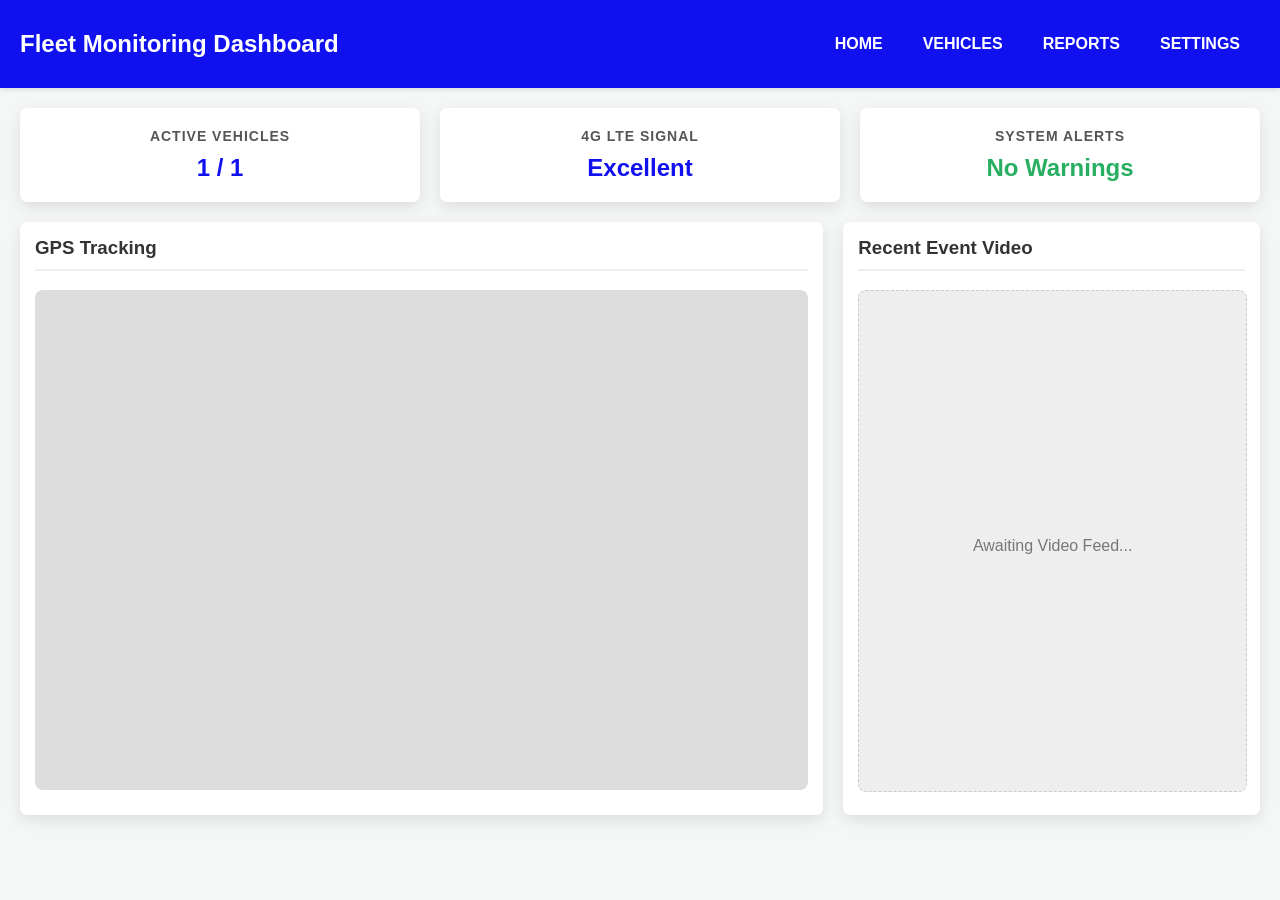
<file: index.html>
<!doctype html>
<html lang="en">
  <head>
    <title>BATRSACO Fleet Dashboard</title>
    <meta charset="UTF-8" />
    <link rel="stylesheet" href="styles.css" />
  </head>

  <body class="mainBody">
    <div class="naviBar">
      <h2>Fleet Monitoring Dashboard</h2>
      <div class="navbutton">
        <a href="#">HOME</a>
        <a href="vehicle.html">VEHICLES</a>
        <a href="reports.html">REPORTS</a>
        <a href="settings.html">SETTINGS</a>
      </div>
    </div>

    <div class="status-cards-container">
      <div class="status-card">
        <h4>Active Vehicles</h4>
        <p class="card-value">1 / 1</p>
      </div>
      <div class="status-card">
        <h4>4G LTE Signal</h4>
        <p class="card-value">Excellent</p>
      </div>
      <div class="status-card">
        <h4>System Alerts</h4>
        <p class="card-value alert">No Warnings</p>
      </div>
    </div>

    <div class="dashboard-content">
      <div class="Randombackforgps">
        <h3>GPS Tracking</h3>
        <div class="gpsTracking">
          <iframe
            src="https://maps.google.com/maps?q=Lipa%20City,%20Batangas,%20Philippines&t=&z=13&ie=UTF8&iwloc=&output=embed"
            title="Lipa City GPS Map"
          >
          </iframe>
        </div>
      </div>

      <div class="captureVideo">
        <h3>Recent Event Video</h3>
        <div class="capturedEvent">
          <p style="text-align: center; padding-top: 230px; color: #777">
            Awaiting Video Feed...
          </p>
        </div>
      </div>
    </div>
  </body>
</html>
</file>
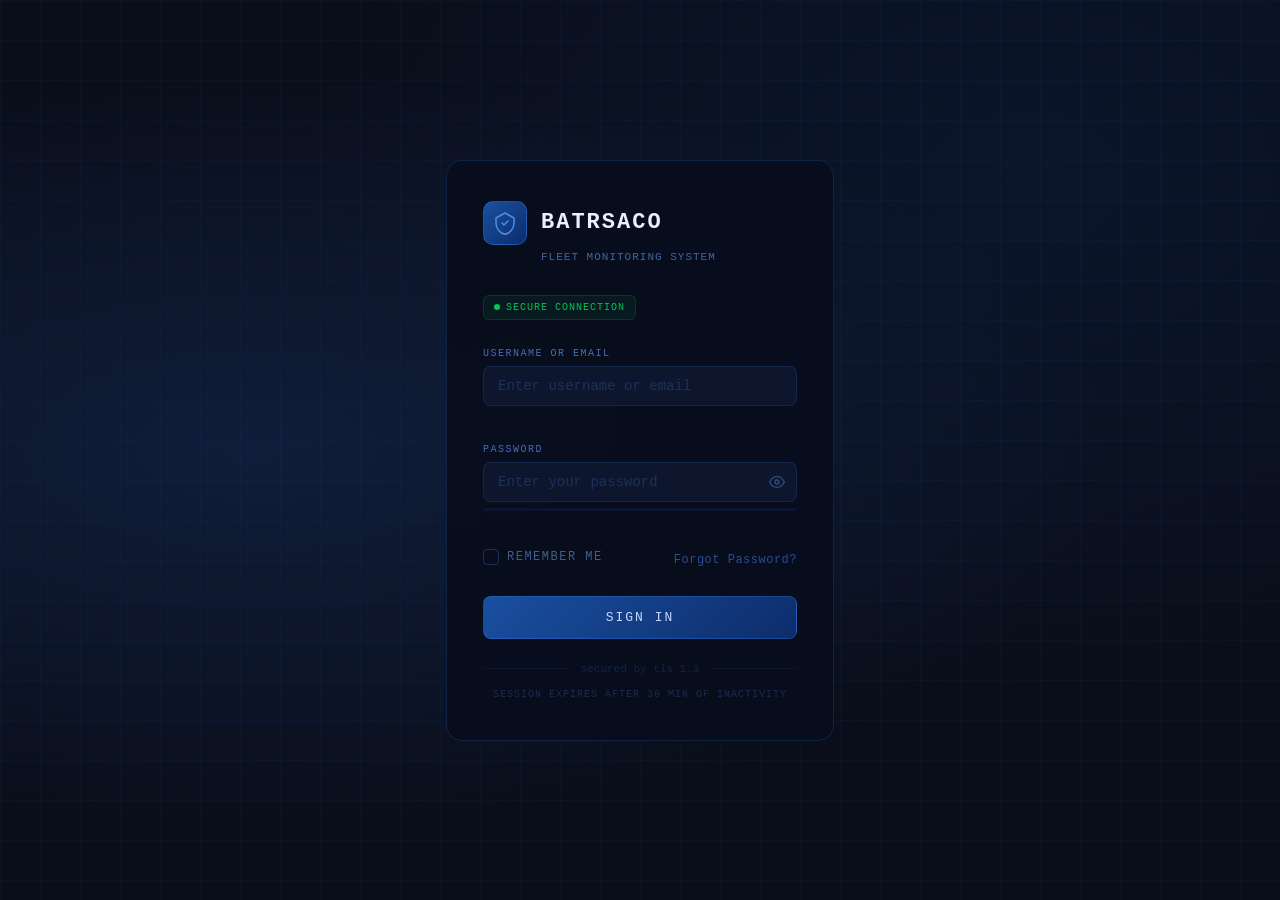
<file: login.html>
<!DOCTYPE html>
<html lang="en">
<head>
  <meta charset="UTF-8" />
  <meta name="viewport" content="width=device-width, initial-scale=1.0" />
  <title>Login - BATRSACO Fleet Dashboard</title>
  <style>
    *{box-sizing:border-box;margin:0;padding:0}
    body{min-height:100vh;background:#0a0e1a;display:flex;align-items:center;justify-content:center;font-family:'Courier New',monospace;overflow:hidden}
    .bg{position:fixed;inset:0;background:radial-gradient(ellipse at 20% 50%,rgba(20,40,80,0.6) 0%,transparent 60%),radial-gradient(ellipse at 80% 20%,rgba(10,30,60,0.5) 0%,transparent 50%),#0a0e1a;z-index:0}
    .grid{position:fixed;inset:0;background-image:linear-gradient(rgba(30,80,160,0.07) 1px,transparent 1px),linear-gradient(90deg,rgba(30,80,160,0.07) 1px,transparent 1px);background-size:40px 40px;z-index:1;animation:gridShift 20s linear infinite}
    @keyframes gridShift{from{transform:translateY(0)}to{transform:translateY(40px)}}
    .wrap{position:relative;z-index:10;width:420px;padding:16px}
    .card{background:rgba(8,14,28,0.92);border:1px solid rgba(40,100,200,0.25);border-radius:16px;padding:40px 36px;backdrop-filter:blur(20px)}
    .logo-row{display:flex;align-items:center;gap:14px;margin-bottom:6px}
    .logo-icon{width:44px;height:44px;background:linear-gradient(135deg,#1a4fa0,#0d2d6b);border:1px solid rgba(60,140,255,0.3);border-radius:10px;display:flex;align-items:center;justify-content:center}
    .logo-icon svg{width:24px;height:24px}
    .brand{font-size:22px;font-weight:700;color:#e8f0ff;letter-spacing:2px}
    .tagline{font-size:11px;color:rgba(100,160,255,0.6);letter-spacing:1px;margin-bottom:32px;margin-left:58px;text-transform:uppercase}
    .security-badge{display:flex;align-items:center;gap:6px;background:rgba(0,180,80,0.08);border:1px solid rgba(0,180,80,0.2);border-radius:6px;padding:6px 10px;margin-bottom:28px;width:fit-content}
    .badge-dot{width:6px;height:6px;border-radius:50%;background:#00c853;animation:pulse 2s ease infinite}
    @keyframes pulse{0%,100%{opacity:1;transform:scale(1)}50%{opacity:.5;transform:scale(0.8)}}
    .badge-text{font-size:10px;color:#00c853;letter-spacing:1px;text-transform:uppercase}
    label{display:block;font-size:10px;color:rgba(100,150,255,0.7);letter-spacing:1.5px;text-transform:uppercase;margin-bottom:7px}
    .field{margin-bottom:18px}
    .input-wrap{position:relative}
    input[type=text],input[type=password]{width:100%;background:rgba(15,25,50,0.8);border:1px solid rgba(40,100,200,0.2);border-radius:8px;padding:11px 40px 11px 14px;color:#c8d8ff;font-size:14px;font-family:inherit;outline:none;transition:border .2s,box-shadow .2s}
    input:focus{border-color:rgba(60,140,255,0.5);box-shadow:0 0 0 3px rgba(40,100,200,0.1)}
    input::placeholder{color:rgba(60,100,180,0.35)}
    .eye-btn{position:absolute;right:12px;top:50%;transform:translateY(-50%);background:none;border:none;cursor:pointer;color:rgba(80,130,220,0.5);padding:0;display:flex;align-items:center;transition:color .2s}
    .eye-btn:hover{color:rgba(100,160,255,0.8)}
    .strength-bar{height:3px;background:rgba(40,100,200,0.1);border-radius:2px;margin-top:6px;overflow:hidden}
    .strength-fill{height:100%;border-radius:2px;transition:width .3s,background .3s;width:0}
    .row{display:flex;justify-content:space-between;align-items:center;margin-bottom:24px}
    .remember{display:flex;align-items:center;gap:8px;cursor:pointer;font-size:12px;color:rgba(100,150,220,0.6)}
    .remember input{display:none}
    .check-box{width:16px;height:16px;border:1px solid rgba(60,130,255,0.3);border-radius:4px;display:flex;align-items:center;justify-content:center;transition:all .2s;flex-shrink:0}
    .remember input:checked ~ .check-box{background:rgba(40,100,220,0.4);border-color:rgba(80,150,255,0.6)}
    .check-mark{display:none;width:10px;height:10px}
    .remember input:checked ~ .check-box .check-mark{display:block}
    .forgot{font-size:12px;color:rgba(80,140,255,0.5);text-decoration:none;letter-spacing:.5px;transition:color .2s}
    .forgot:hover{color:rgba(100,170,255,0.8)}
    .submit-btn{width:100%;padding:13px;background:linear-gradient(135deg,#1a4fa0,#0d2d6b);border:1px solid rgba(60,140,255,0.25);border-radius:8px;color:#c8d8ff;font-size:13px;font-family:inherit;letter-spacing:2px;text-transform:uppercase;cursor:pointer;transition:all .2s;position:relative;overflow:hidden}
    .submit-btn:hover{background:linear-gradient(135deg,#2060c0,#1040a0);box-shadow:0 4px 20px rgba(30,80,200,0.3)}
    .submit-btn:active{transform:scale(0.99)}
    .submit-btn:disabled{opacity:.5;cursor:not-allowed}
    .err-msg{font-size:11px;color:#ff6b6b;margin-top:4px;min-height:16px;letter-spacing:.5px}
    .lockout-banner{background:rgba(255,50,50,0.08);border:1px solid rgba(255,80,80,0.2);border-radius:8px;padding:10px 14px;margin-bottom:16px;font-size:11px;color:#ff8888;letter-spacing:.5px;display:none}
    .attempts-left{font-size:10px;color:rgba(255,140,60,0.6);text-align:right;margin-top:4px;letter-spacing:.5px}
    .divider{display:flex;align-items:center;gap:12px;margin:24px 0 0;color:rgba(50,90,170,0.3);font-size:11px}
    .divider::before,.divider::after{content:'';flex:1;height:1px;background:rgba(40,80,160,0.15)}
    .footer-note{text-align:center;font-size:10px;color:rgba(60,100,180,0.35);letter-spacing:1px;margin-top:14px;text-transform:uppercase}
    .spinner{display:none;width:16px;height:16px;border:2px solid rgba(200,220,255,0.2);border-top-color:#8ab4ff;border-radius:50%;animation:spin .6s linear infinite;margin:0 auto}
    @keyframes spin{to{transform:rotate(360deg)}}
  </style>
</head>
<body>

<div class="bg"></div>
<div class="grid"></div>

<div class="wrap">
  <div class="card">
    <div class="logo-row">
      <div class="logo-icon">
        <svg viewBox="0 0 24 24" fill="none" xmlns="http://www.w3.org/2000/svg">
          <path d="M12 2L3 7v5c0 5.25 3.75 10.15 9 11.35C17.25 22.15 21 17.25 21 12V7L12 2z" stroke="#4a90e2" stroke-width="1.5" stroke-linejoin="round"/>
          <path d="M9 12l2 2 4-4" stroke="#4a90e2" stroke-width="1.5" stroke-linecap="round" stroke-linejoin="round"/>
        </svg>
      </div>
      <div class="brand">BATRSACO</div>
    </div>
    <div class="tagline">Fleet Monitoring System</div>

    <div class="security-badge">
      <div class="badge-dot"></div>
      <span class="badge-text">Secure Connection</span>
    </div>

    <div class="lockout-banner" id="lockoutBanner">Account temporarily locked. Too many failed attempts.</div>

    <div class="field">
      <label for="username">Username or Email</label>
      <div class="input-wrap">
        <input type="text" id="username" name="username" placeholder="Enter username or email"
          autocomplete="username" maxlength="128" spellcheck="false" autocapitalize="off"/>
      </div>
      <div class="err-msg" id="usernameErr"></div>
    </div>

    <div class="field">
      <label for="password">Password</label>
      <div class="input-wrap">
        <input type="password" id="password" name="password" placeholder="Enter your password"
          autocomplete="current-password" maxlength="128"/>
        <button class="eye-btn" id="eyeBtn" type="button" aria-label="Toggle password visibility">
          <svg id="eyeIcon" width="16" height="16" viewBox="0 0 24 24" fill="none" stroke="currentColor" stroke-width="2" stroke-linecap="round" stroke-linejoin="round">
            <path d="M1 12s4-8 11-8 11 8 11 8-4 8-11 8-11-8-11-8z"/><circle cx="12" cy="12" r="3"/>
          </svg>
        </button>
      </div>
      <div class="strength-bar"><div class="strength-fill" id="strengthFill"></div></div>
      <div class="err-msg" id="passwordErr"></div>
    </div>

    <div class="row">
      <label class="remember">
        <input type="checkbox" id="remember">
        <span class="check-box">
          <svg class="check-mark" viewBox="0 0 10 10" fill="none" stroke="#8ab4ff" stroke-width="2" stroke-linecap="round">
            <polyline points="1.5,5 4,7.5 8.5,2.5"/>
          </svg>
        </span>
        Remember me
      </label>
      <a href="#" class="forgot" id="forgotLink">Forgot Password?</a>
    </div>

    <div class="attempts-left" id="attemptsLeft"></div>

    <button class="submit-btn" id="loginBtn" type="button">
      <span id="btnText">Sign In</span>
      <div class="spinner" id="spinner"></div>
    </button>

    <div class="divider">secured by tls 1.3</div>
    <div class="footer-note" id="sessionNote">Session expires after 30 min of inactivity</div>
  </div>
</div>

<script>
  const MAX_ATTEMPTS = 5;
  const LOCKOUT_DURATION = 15 * 60 * 1000;
  const LOCKOUT_KEY = 'batrsaco_lockout';
  const ATTEMPTS_KEY = 'batrsaco_attempts';

  let attempts = parseInt(sessionStorage.getItem(ATTEMPTS_KEY) || '0');
  let eyeVisible = false;

  const usernameInput = document.getElementById('username');
  const passwordInput = document.getElementById('password');
  const loginBtn = document.getElementById('loginBtn');
  const btnText = document.getElementById('btnText');
  const spinner = document.getElementById('spinner');
  const usernameErr = document.getElementById('usernameErr');
  const passwordErr = document.getElementById('passwordErr');
  const attemptsLeft = document.getElementById('attemptsLeft');
  const lockoutBanner = document.getElementById('lockoutBanner');
  const eyeBtn = document.getElementById('eyeBtn');
  const eyeIcon = document.getElementById('eyeIcon');

  function isLockedOut() {
    const lockoutUntil = sessionStorage.getItem(LOCKOUT_KEY);
    if (!lockoutUntil) return false;
    if (Date.now() < parseInt(lockoutUntil)) return true;
    sessionStorage.removeItem(LOCKOUT_KEY);
    sessionStorage.setItem(ATTEMPTS_KEY, '0');
    attempts = 0;
    return false;
  }

  function checkLockout() {
    if (isLockedOut()) {
      lockoutBanner.style.display = 'block';
      loginBtn.disabled = true;
      usernameInput.disabled = true;
      passwordInput.disabled = true;
      const remaining = Math.ceil((parseInt(sessionStorage.getItem(LOCKOUT_KEY)) - Date.now()) / 60000);
      lockoutBanner.textContent = `Account locked. Try again in ${remaining} minute${remaining !== 1 ? 's' : ''}.`;
      attemptsLeft.textContent = '';
    }
  }

  function sanitize(str) {
    return str.replace(/[<>"'&]/g, '');
  }

  function validateUsername(val) {
    val = val.trim();
    if (!val) return 'Username or email is required.';
    if (val.length < 3) return 'Must be at least 3 characters.';
    if (val.length > 128) return 'Too long.';
    if (/[<>"']/.test(val)) return 'Invalid characters.';
    return '';
  }

  function validatePassword(val) {
    if (!val) return 'Password is required.';
    if (val.length < 8) return 'Must be at least 8 characters.';
    return '';
  }

  function getStrength(pw) {
    let s = 0;
    if (pw.length >= 8) s++;
    if (pw.length >= 12) s++;
    if (/[A-Z]/.test(pw) && /[a-z]/.test(pw)) s++;
    if (/[0-9]/.test(pw)) s++;
    if (/[^A-Za-z0-9]/.test(pw)) s++;
    return s;
  }

  passwordInput.addEventListener('input', () => {
    const pw = passwordInput.value;
    const s = getStrength(pw);
    const fill = document.getElementById('strengthFill');
    const colors = ['','#e53935','#fb8c00','#fdd835','#43a047','#00c853'];
    const widths = [0, 20, 40, 60, 80, 100];
    fill.style.width = pw ? widths[Math.min(s,5)] + '%' : '0';
    fill.style.background = pw ? colors[Math.min(s,5)] : '';
    if (passwordErr.textContent) {
      passwordErr.textContent = validatePassword(pw);
    }
  });

  usernameInput.addEventListener('input', () => {
    if (usernameErr.textContent) {
      usernameErr.textContent = validateUsername(usernameInput.value);
    }
  });

  eyeBtn.addEventListener('click', () => {
    eyeVisible = !eyeVisible;
    passwordInput.type = eyeVisible ? 'text' : 'password';
    eyeIcon.innerHTML = eyeVisible
      ? '<path d="M17.94 17.94A10.07 10.07 0 0 1 12 20c-7 0-11-8-11-8a18.45 18.45 0 0 1 5.06-5.94"/><path d="M9.9 4.24A9.12 9.12 0 0 1 12 4c7 0 11 8 11 8a18.5 18.5 0 0 1-2.16 3.19"/><line x1="1" y1="1" x2="23" y2="23"/>'
      : '<path d="M1 12s4-8 11-8 11 8 11 8-4 8-11 8-11-8-11-8z"/><circle cx="12" cy="12" r="3"/>';
  });

  [usernameInput, passwordInput].forEach(inp => {
    inp.addEventListener('paste', () => {
      setTimeout(() => { inp.value = sanitize(inp.value); }, 0);
    });
  });

  loginBtn.addEventListener('click', async () => {
    if (isLockedOut()) { checkLockout(); return; }

    const uVal = usernameInput.value.trim();
    const pVal = passwordInput.value;

    const uErr = validateUsername(uVal);
    const pErr = validatePassword(pVal);
    usernameErr.textContent = uErr;
    passwordErr.textContent = pErr;
    if (uErr || pErr) return;

    btnText.style.display = 'none';
    spinner.style.display = 'block';
    loginBtn.disabled = true;

                                      // Replace this block with your actual backend auth fetch() call
    await new Promise(r => setTimeout(r, 1200));
    const success = uVal.toLowerCase() === 'admin' && pVal === 'Fleet@2024!';

    btnText.style.display = 'block';
    spinner.style.display = 'none';
    loginBtn.disabled = false;

    if (success) {
      sessionStorage.setItem(ATTEMPTS_KEY, '0');
      attempts = 0;
      attemptsLeft.textContent = '';
      btnText.textContent = 'Access Granted';
      loginBtn.style.background = 'linear-gradient(135deg,#0a5c30,#063d20)';
      loginBtn.style.borderColor = 'rgba(0,200,100,0.3)';
      document.getElementById('sessionNote').textContent = 'Redirecting to dashboard...';
      window.location.href = 'index.html'; // Uncomment to redirect
    } else {
      attempts++;
      sessionStorage.setItem(ATTEMPTS_KEY, String(attempts));
      const remaining = MAX_ATTEMPTS - attempts;
      if (attempts >= MAX_ATTEMPTS) {
        sessionStorage.setItem(LOCKOUT_KEY, String(Date.now() + LOCKOUT_DURATION));
        checkLockout();
      } else {
        passwordErr.textContent = 'Invalid username or password.';
        attemptsLeft.textContent = `${remaining} attempt${remaining !== 1 ? 's' : ''} remaining before lockout`;
        passwordInput.value = '';
        passwordInput.focus();
        document.getElementById('strengthFill').style.width = '0';
      }
    }
  });

  document.addEventListener('keydown', (e) => {
    if (e.key === 'Enter') loginBtn.click();
  });

  checkLockout();
</script>
</body>
</html>
</file>
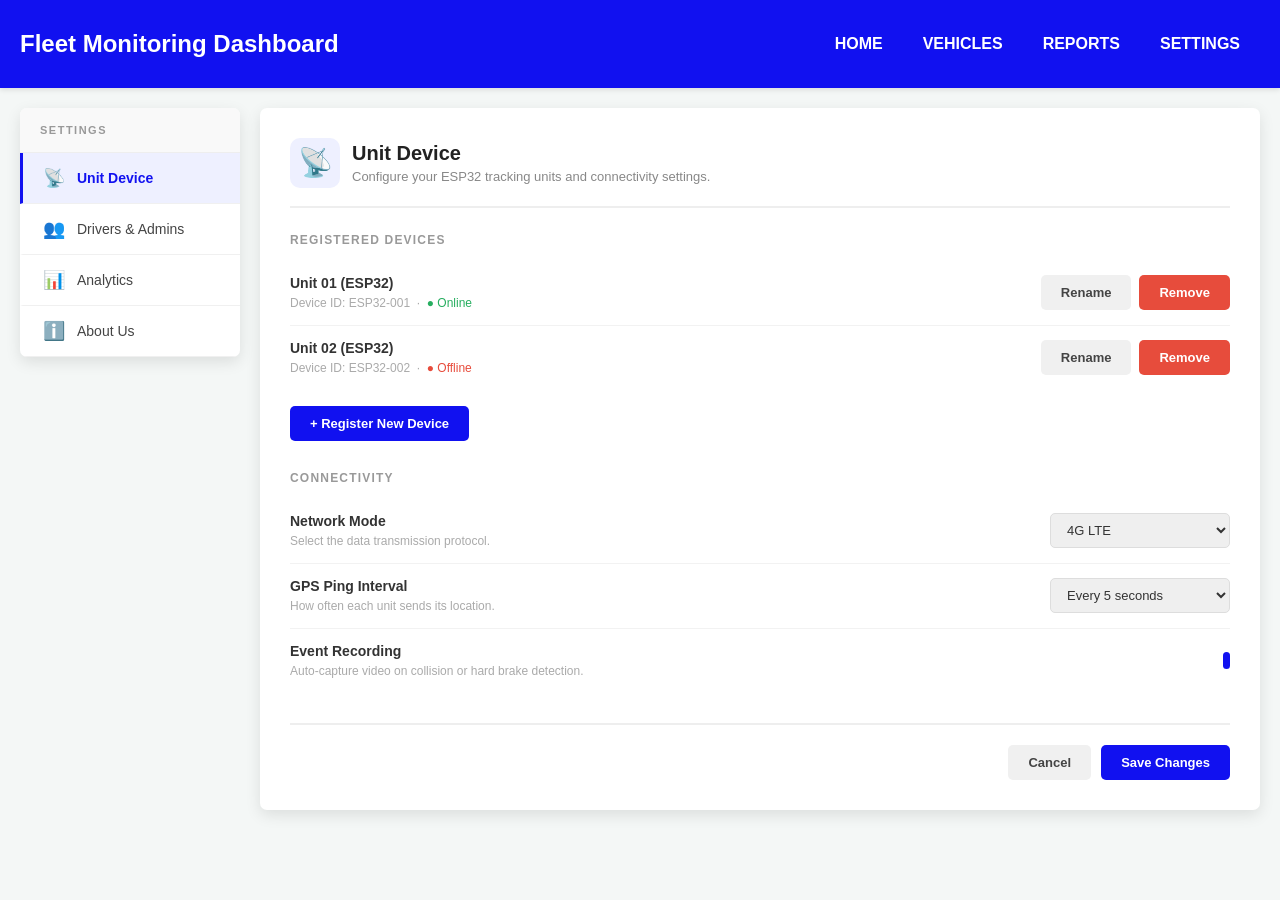
<file: settings.html>
<!doctype html>
<html lang="en">
  <head>
    <title>BATRSACO Settings</title>
    <meta charset="UTF-8" />
    <link rel="stylesheet" href="styles.css" />
    
  </head>

  <body class="mainBody">
    <div class="naviBar">
      <h2>Fleet Monitoring Dashboard</h2>
      <div class="navbutton">
        <a href="index.html">HOME</a>
        <a href="vehicle.html">VEHICLES</a>
        <a href="reports.html">REPORTS</a>
        <a href="settings.html" class="active">SETTINGS</a>
      </div>
    </div>

    <div class="dashboard-content settings-layout">
      <div class="settings-wrapper">

        <!-- Sidebar -->
        <div class="settings-sidebar">
          <h4>Settings</h4>
          <div class="settings-nav-item active" onclick="showPanel('unit-device')">
            <span class="nav-icon">📡</span> Unit Device
          </div>
          <div class="settings-nav-item" onclick="showPanel('drivers-admins')">
            <span class="nav-icon">👥</span> Drivers &amp; Admins
          </div>
          <div class="settings-nav-item" onclick="showPanel('analytics')">
            <span class="nav-icon">📊</span> Analytics
          </div>
          <div class="settings-nav-item" onclick="showPanel('about-us')">
            <span class="nav-icon">ℹ️</span> About Us
          </div>
        </div>

        <!-- Main Content -->
        <div class="settings-main">

          <!-- Unit Device Panel -->
          <div id="panel-unit-device" class="settings-panel active">
            <div class="settings-panel-header">
              <div class="panel-icon">📡</div>
              <div>
                <h2>Unit Device</h2>
                <p>Configure your ESP32 tracking units and connectivity settings.</p>
              </div>
            </div>

            <div class="settings-section">
              <h4>Registered Devices</h4>
              <div id="devices-list"></div>
              <div style="margin-top:16px;">
                <button class="btn-primary" onclick="openRegisterModal()">+ Register New Device</button>
              </div>
            </div>

            <!-- Register New Device Modal -->
            <div id="register-modal" style="display:none; position:fixed; inset:0; background:rgba(0,0,0,0.45); z-index:1000; align-items:center; justify-content:center;">
              <div style="background:white; border-radius:10px; padding:30px; width:360px; box-shadow:0 10px 40px rgba(0,0,0,0.2);">
                <h3 style="margin:0 0 18px; font-size:17px; color:#222;">Register New Device</h3>
                <div style="margin-bottom:14px;">
                  <label style="font-size:12px; color:#888; text-transform:uppercase; letter-spacing:1px; display:block; margin-bottom:6px;">Unit Name</label>
                  <input id="new-unit-name" class="settings-input" style="width:100%; box-sizing:border-box;" placeholder="e.g. Unit 03" />
                </div>
                <div style="margin-bottom:14px;">
                  <label style="font-size:12px; color:#888; text-transform:uppercase; letter-spacing:1px; display:block; margin-bottom:6px;">Device ID</label>
                  <input id="new-device-id" class="settings-input" style="width:100%; box-sizing:border-box;" placeholder="e.g. ESP32-003" />
                </div>
                <div id="register-error" style="color:#e74c3c; font-size:13px; margin-bottom:12px; display:none;"></div>
                <div style="display:flex; gap:10px; justify-content:flex-end;">
                  <button class="btn-secondary" onclick="closeRegisterModal()">Cancel</button>
                  <button class="btn-primary" onclick="registerDevice()">Register</button>
                </div>
              </div>
            </div>

            <!-- Rename Modal -->
            <div id="rename-modal" style="display:none; position:fixed; inset:0; background:rgba(0,0,0,0.45); z-index:1000; align-items:center; justify-content:center;">
              <div style="background:white; border-radius:10px; padding:30px; width:320px; box-shadow:0 10px 40px rgba(0,0,0,0.2);">
                <h3 style="margin:0 0 18px; font-size:17px; color:#222;">Rename Unit</h3>
                <input id="rename-input" class="settings-input" style="width:100%; box-sizing:border-box;" placeholder="New unit name" />
                <input type="hidden" id="rename-index" />
                <div style="display:flex; gap:10px; justify-content:flex-end; margin-top:18px;">
                  <button class="btn-secondary" onclick="closeRenameModal()">Cancel</button>
                  <button class="btn-primary" onclick="confirmRename()">Save</button>
                </div>
              </div>
            </div>

            <div class="settings-section">
              <h4>Connectivity</h4>
              <div class="form-row">
                <div class="form-row-label">
                  <strong>Network Mode</strong>
                  <span>Select the data transmission protocol.</span>
                </div>
                <div class="form-row-control">
                  <select class="settings-input">
                    <option>4G LTE</option>
                    <option>Wi-Fi</option>
                    <option>LoRa</option>
                  </select>
                </div>
              </div>
              <div class="form-row">
                <div class="form-row-label">
                  <strong>GPS Ping Interval</strong>
                  <span>How often each unit sends its location.</span>
                </div>
                <div class="form-row-control">
                  <select class="settings-input">
                    <option>Every 5 seconds</option>
                    <option>Every 10 seconds</option>
                    <option>Every 30 seconds</option>
                    <option>Every 1 minute</option>
                  </select>
                </div>
              </div>
              <div class="form-row">
                <div class="form-row-label">
                  <strong>Event Recording</strong>
                  <span>Auto-capture video on collision or hard brake detection.</span>
                </div>
                <div class="form-row-control">
                  <label class="toggle-switch">
                    <input type="checkbox" checked />
                    <span class="toggle-slider"></span>
                  </label>
                </div>
              </div>
            </div>

            <div class="save-bar">
              <button class="btn-secondary">Cancel</button>
              <button class="btn-primary">Save Changes</button>
            </div>
          </div>

          <!-- Drivers & Admins Panel -->
          <div id="panel-drivers-admins" class="settings-panel">
            <div class="settings-panel-header">
              <div class="panel-icon">👥</div>
              <div>
                <h2>Drivers, Conductors &amp; Admins</h2>
                <p>Register and manage personnel. Assign drivers and conductors to units.</p>
              </div>
            </div>

            <!-- Filter tabs -->
            <div style="display:flex; gap:8px; margin-bottom:20px;">
              <button class="role-filter-btn active" onclick="filterPersonnel('all', this)">All</button>
              <button class="role-filter-btn" onclick="filterPersonnel('Admin', this)">Admins</button>
              <button class="role-filter-btn" onclick="filterPersonnel('Driver', this)">Drivers</button>
              <button class="role-filter-btn" onclick="filterPersonnel('Conductor', this)">Conductors</button>
            </div>

            <div class="settings-section">
              <table class="user-table">
                <thead>
                  <tr>
                    <th>Name</th>
                    <th>Role</th>
                    <th>Assigned Unit</th>
                    <th>Actions</th>
                  </tr>
                </thead>
                <tbody id="personnel-tbody"></tbody>
              </table>
              <div style="margin-top:16px;">
                <button class="btn-primary" onclick="openPersonnelModal()">+ Add Personnel</button>
              </div>
            </div>
          </div>

          <!-- Add / Edit Personnel Modal -->
          <div id="personnel-modal" style="display:none; position:fixed; inset:0; background:rgba(0,0,0,0.45); z-index:1000; align-items:center; justify-content:center;">
            <div style="background:white; border-radius:10px; padding:30px; width:380px; box-shadow:0 10px 40px rgba(0,0,0,0.2);">
              <h3 id="personnel-modal-title" style="margin:0 0 20px; font-size:17px; color:#222;">Add Personnel</h3>

              <div style="margin-bottom:14px;">
                <label style="font-size:12px; color:#888; text-transform:uppercase; letter-spacing:1px; display:block; margin-bottom:6px;">Full Name</label>
                <input id="p-name" class="settings-input" style="width:100%; box-sizing:border-box;" placeholder="e.g. Juan Dela Cruz" />
              </div>

              <div style="margin-bottom:14px;">
                <label style="font-size:12px; color:#888; text-transform:uppercase; letter-spacing:1px; display:block; margin-bottom:6px;">Role</label>
                <select id="p-role" class="settings-input" style="width:100%; box-sizing:border-box;" onchange="toggleUnitSelect()">
                  <option value="Driver">Driver</option>
                  <option value="Conductor">Conductor</option>
                  <option value="Admin">Admin</option>
                </select>
              </div>

              <div id="p-unit-wrapper" style="margin-bottom:20px;">
                <label style="font-size:12px; color:#888; text-transform:uppercase; letter-spacing:1px; display:block; margin-bottom:6px;">Assigned Unit</label>
                <select id="p-unit" class="settings-input" style="width:100%; box-sizing:border-box;">
                  <option value="">— Unassigned —</option>
                </select>
              </div>

              <div id="personnel-error" style="color:#e74c3c; font-size:13px; margin-bottom:12px; display:none;"></div>
              <input type="hidden" id="p-edit-index" value="" />

              <div style="display:flex; gap:10px; justify-content:flex-end;">
                <button class="btn-secondary" onclick="closePersonnelModal()">Cancel</button>
                <button class="btn-primary" onclick="savePersonnelForm()">Save</button>
              </div>
            </div>
          </div>

          <!-- Analytics Panel -->
          <div id="panel-analytics" class="settings-panel">
            <div class="settings-panel-header">
              <div class="panel-icon">📊</div>
              <div>
                <h2>Analytics</h2>
                <p>Fleet performance overview and data preferences.</p>
              </div>
            </div>

            <div class="settings-section">
              <h4>This Month's Summary</h4>
              <div class="analytics-grid">
                <div class="analytics-card">
                  <span class="big-num">1,284</span>
                  <span class="metric-label">Total KM Logged</span>
                </div>
                <div class="analytics-card">
                  <span class="big-num">3</span>
                  <span class="metric-label">Events Recorded</span>
                </div>
                <div class="analytics-card">
                  <span class="big-num">98%</span>
                  <span class="metric-label">Uptime (Unit 01)</span>
                </div>
              </div>
            </div>

            <div class="settings-section">
              <h4>Weekly Activity (KM)</h4>
              <div class="bar-chart">
                <div class="bar-group">
                  <div class="bar" style="height:55%;"></div>
                  <span class="bar-label">Mon</span>
                </div>
                <div class="bar-group">
                  <div class="bar" style="height:80%;"></div>
                  <span class="bar-label">Tue</span>
                </div>
                <div class="bar-group">
                  <div class="bar" style="height:40%;"></div>
                  <span class="bar-label">Wed</span>
                </div>
                <div class="bar-group">
                  <div class="bar" style="height:90%;"></div>
                  <span class="bar-label">Thu</span>
                </div>
                <div class="bar-group">
                  <div class="bar" style="height:65%;"></div>
                  <span class="bar-label">Fri</span>
                </div>
                <div class="bar-group">
                  <div class="bar" style="height:30%; opacity:0.4;"></div>
                  <span class="bar-label">Sat</span>
                </div>
                <div class="bar-group">
                  <div class="bar" style="height:10%; opacity:0.4;"></div>
                  <span class="bar-label">Sun</span>
                </div>
              </div>
            </div>

            <div class="settings-section">
              <h4>Data Preferences</h4>
              <div class="form-row">
                <div class="form-row-label">
                  <strong>Data Retention Period</strong>
                  <span>How long to keep logs and event recordings.</span>
                </div>
                <div class="form-row-control">
                  <select class="settings-input">
                    <option>30 Days</option>
                    <option>60 Days</option>
                    <option>90 Days</option>
                    <option>1 Year</option>
                  </select>
                </div>
              </div>
              <div class="form-row">
                <div class="form-row-label">
                  <strong>Auto-Export Reports</strong>
                  <span>Schedule automatic monthly CSV exports.</span>
                </div>
                <div class="form-row-control">
                  <label class="toggle-switch">
                    <input type="checkbox" />
                    <span class="toggle-slider"></span>
                  </label>
                </div>
              </div>
            </div>

            <div class="save-bar">
              <button class="btn-secondary">Cancel</button>
              <button class="btn-primary">Save Changes</button>
            </div>
          </div>

          <!-- About Us Panel -->
          <div id="panel-about-us" class="settings-panel">
            <div class="settings-panel-header">
              <div class="panel-icon">ℹ️</div>
              <div>
                <h2>About Us</h2>
                <p>System information and project details.</p>
              </div>
            </div>

            <div class="about-logo-banner">
              <h1>BATRSACO</h1>
              <p>Batangas Fleet Monitoring & Safety System</p>
              <span class="version-tag" style="color:white; background:rgba(255,255,255,0.2);">v1.0.0</span>
            </div>

            <div class="about-info-grid">
              <div class="about-info-card">
                <h5>System Name</h5>
                <p>BATRSACO Fleet Dashboard</p>
              </div>
              <div class="about-info-card">
                <h5>Version</h5>
                <p>1.0.0 (Build 2025)</p>
              </div>
              <div class="about-info-card">
                <h5>Hardware</h5>
                <p>ESP32 Microcontroller Units</p>
              </div>
              <div class="about-info-card">
                <h5>Connectivity</h5>
                <p>4G LTE / Wi-Fi / GPS</p>
              </div>
              <div class="about-info-card">
                <h5>Location</h5>
                <p>Lipa City, Batangas, Philippines</p>
              </div>
              <div class="about-info-card">
                <h5>Purpose</h5>
                <p>Real-time Fleet Tracking & Event Logging</p>
              </div>
            </div>

            <div style="margin-top: 24px; padding: 20px; background:#f8f9ff; border-radius:8px; border:1px solid #e8eaff;">
              <h4 style="margin:0 0 8px; font-size:13px; color:#555;">About This Project</h4>
              <p style="margin:0; font-size:14px; color:#666; line-height:1.7;">
                BATRSACO is a capstone-level fleet monitoring system designed to provide real-time GPS tracking,
                4G LTE connectivity, and event-based video capture for commercial vehicles operating in
                Batangas province. Built around the ESP32 platform, the system aims to improve driver
                safety, fleet accountability, and operational transparency.
              </p>
            </div>
          </div>

        </div>
      </div>
    </div>

    <script>
      // ── Panel navigation ──────────────────────────────────────────
      function showPanel(panelId) {
        document.querySelectorAll('.settings-panel').forEach(p => p.classList.remove('active'));
        document.querySelectorAll('.settings-nav-item').forEach(n => n.classList.remove('active'));
        document.getElementById('panel-' + panelId).classList.add('active');
        event.currentTarget.classList.add('active');
      }

      // ── Shared helpers ────────────────────────────────────────────
      function escHtml(str) {
        return String(str).replace(/&/g,"&amp;").replace(/</g,"&lt;").replace(/>/g,"&gt;").replace(/"/g,"&quot;");
      }

      function showToast(msg, color) {
        const t = document.createElement("div");
        t.textContent = msg;
        t.style.cssText = `position:fixed;bottom:24px;right:24px;background:${color||"#222"};color:#fff;padding:12px 20px;border-radius:8px;font-size:14px;z-index:9999;box-shadow:0 4px 12px rgba(0,0,0,0.3);opacity:0;transition:opacity 0.3s;`;
        document.body.appendChild(t);
        requestAnimationFrame(() => t.style.opacity = "1");
        setTimeout(() => { t.style.opacity = "0"; setTimeout(() => t.remove(), 300); }, 2500);
      }

      // ── UNITS storage ─────────────────────────────────────────────
      const UNITS_KEY = "batrasco_units";

      function loadUnits() {
        try { return JSON.parse(localStorage.getItem(UNITS_KEY)) || getDefaultUnits(); }
        catch { return getDefaultUnits(); }
      }
      function saveUnits(u) { localStorage.setItem(UNITS_KEY, JSON.stringify(u)); }
      function getDefaultUnits() {
        return [
          { name: "Unit 01", deviceId: "ESP32-001", status: "Online"  },
          { name: "Unit 02", deviceId: "ESP32-002", status: "Offline" }
        ];
      }

      // ── Render registered devices ─────────────────────────────────
      function renderDevices() {
        const units = loadUnits();
        const list = document.getElementById("devices-list");
        if (!list) return;
        if (units.length === 0) {
          list.innerHTML = '<p style="color:#aaa;font-size:14px;padding:10px 0;">No devices registered yet.</p>';
          return;
        }
        list.innerHTML = units.map((u, i) => {
          const dot = u.status === "Online"
            ? '<span style="color:#27ae60;">● Online</span>'
            : '<span style="color:#e74c3c;">● Offline</span>';
          return `<div class="form-row">
            <div class="form-row-label">
              <strong>${escHtml(u.name)} (ESP32)</strong>
              <span>Device ID: ${escHtml(u.deviceId)} &nbsp;·&nbsp; ${dot}</span>
            </div>
            <div class="form-row-control" style="display:flex;gap:8px;">
              <button class="btn-secondary" onclick="openRenameModal(${i})">Rename</button>
              <button class="btn-danger" onclick="removeDevice(${i})">Remove</button>
            </div>
          </div>`;
        }).join("");
      }

      // ── Register device modal ─────────────────────────────────────
      function openRegisterModal() {
        document.getElementById("new-unit-name").value = "";
        document.getElementById("new-device-id").value = "";
        document.getElementById("register-error").style.display = "none";
        document.getElementById("register-modal").style.display = "flex";
      }
      function closeRegisterModal() {
        document.getElementById("register-modal").style.display = "none";
      }
      function registerDevice() {
        const name     = document.getElementById("new-unit-name").value.trim();
        const deviceId = document.getElementById("new-device-id").value.trim();
        const errEl    = document.getElementById("register-error");
        if (!name || !deviceId) {
          errEl.textContent = "Unit Name and Device ID are required.";
          errEl.style.display = "block"; return;
        }
        const units = loadUnits();
        if (units.some(u => u.name.toLowerCase() === name.toLowerCase())) {
          errEl.textContent = "A unit with that name already exists.";
          errEl.style.display = "block"; return;
        }
        units.push({ name, deviceId, status: "Offline" });
        saveUnits(units);
        closeRegisterModal();
        renderDevices();
        showToast(`"${name}" registered successfully.`, "#27ae60");
      }

      // ── Remove device ─────────────────────────────────────────────
      function removeDevice(index) {
        const units = loadUnits();
        const unit = units[index];
        if (!confirm(`Remove "${unit.name}" from the fleet? This cannot be undone.`)) return;
        units.splice(index, 1);
        saveUnits(units);
        renderDevices();
        showToast(`"${unit.name}" removed.`, "#e74c3c");
      }

      // ── Rename device modal ───────────────────────────────────────
      function openRenameModal(index) {
        const units = loadUnits();
        document.getElementById("rename-input").value = units[index].name;
        document.getElementById("rename-index").value = index;
        document.getElementById("rename-modal").style.display = "flex";
      }
      function closeRenameModal() {
        document.getElementById("rename-modal").style.display = "none";
      }
      function confirmRename() {
        const index   = parseInt(document.getElementById("rename-index").value);
        const newName = document.getElementById("rename-input").value.trim();
        if (!newName) return;
        const units = loadUnits();
        units[index].name = newName;
        saveUnits(units);
        closeRenameModal();
        renderDevices();
        showToast(`Renamed to "${newName}".`, "#1111f0");
      }

      // ── PERSONNEL storage ─────────────────────────────────────────
      const PERSONNEL_KEY = "batrasco_personnel";

      function loadPersonnel() {
        try { return JSON.parse(localStorage.getItem(PERSONNEL_KEY)) || []; }
        catch { return []; }
      }
      function savePersonnel(p) { localStorage.setItem(PERSONNEL_KEY, JSON.stringify(p)); }

      // ── Render personnel table ────────────────────────────────────
      let currentFilter = "all";

      function filterPersonnel(role, btn) {
        currentFilter = role;
        document.querySelectorAll(".role-filter-btn").forEach(b => b.classList.remove("active"));
        btn.classList.add("active");
        renderPersonnel();
      }

      function getInitials(name) {
        return name.split(" ").map(w => w[0]).join("").toUpperCase().slice(0, 2);
      }

      function roleColors(role) {
        if (role === "Admin")     return { badge: "role-admin",     avatar: "rgb(17,17,240)" };
        if (role === "Conductor") return { badge: "role-conductor", avatar: "#f39c12" };
        return                           { badge: "role-driver",    avatar: "#27ae60" };
      }

      function renderPersonnel() {
        const all = loadPersonnel();
        const filtered = currentFilter === "all" ? all : all.filter(p => p.role === currentFilter);
        const tbody = document.getElementById("personnel-tbody");
        if (!tbody) return;

        if (filtered.length === 0) {
          tbody.innerHTML = `<tr><td colspan="4" style="text-align:center;color:#aaa;padding:24px;">
            No ${currentFilter === "all" ? "personnel" : currentFilter + "s"} registered yet.
          </td></tr>`;
          return;
        }

        tbody.innerHTML = filtered.map(p => {
          const realIndex = all.indexOf(p);
          const { badge, avatar } = roleColors(p.role);
          const initials = getInitials(p.name);
          const unit = p.role === "Admin" ? "— All Units —" : (p.assignedUnit || "— Unassigned —");
          const removeBtn = p.role !== "Admin"
            ? `<button class="btn-danger" style="font-size:12px;padding:6px 12px;margin-left:6px;" onclick="removePersonnel(${realIndex})">Remove</button>`
            : "";
          return `<tr>
            <td>
              <span class="avatar-circle" style="background:${avatar};">${escHtml(initials)}</span>
              ${escHtml(p.name)}
            </td>
            <td><span class="role-badge ${badge}">${escHtml(p.role)}</span></td>
            <td>${escHtml(unit)}</td>
            <td>
              <button class="btn-secondary" style="font-size:12px;padding:6px 12px;" onclick="openPersonnelModal(${realIndex})">Edit</button>
              ${removeBtn}
            </td>
          </tr>`;
        }).join("");
      }

      // ── Personnel modal ───────────────────────────────────────────
      function openPersonnelModal(editIndex) {
        const modal = document.getElementById("personnel-modal");
        const title = document.getElementById("personnel-modal-title");
        const unitSel = document.getElementById("p-unit");

        // Populate unit dropdown from registered units
        const units = loadUnits();
        unitSel.innerHTML = '<option value="">— Unassigned —</option>' +
          units.map(u => `<option value="${escHtml(u.name)}">${escHtml(u.name)}</option>`).join("");

        if (editIndex !== undefined) {
          const p = loadPersonnel()[editIndex];
          title.textContent = "Edit Personnel";
          document.getElementById("p-name").value = p.name;
          document.getElementById("p-role").value = p.role;
          unitSel.value = p.assignedUnit || "";
          document.getElementById("p-edit-index").value = editIndex;
        } else {
          title.textContent = "Add Personnel";
          document.getElementById("p-name").value = "";
          document.getElementById("p-role").value = "Driver";
          unitSel.value = "";
          document.getElementById("p-edit-index").value = "";
        }

        toggleUnitSelect();
        document.getElementById("personnel-error").style.display = "none";
        modal.style.display = "flex";
      }

      function closePersonnelModal() {
        document.getElementById("personnel-modal").style.display = "none";
      }

      function toggleUnitSelect() {
        const role = document.getElementById("p-role").value;
        document.getElementById("p-unit-wrapper").style.display =
          role === "Admin" ? "none" : "block";
      }

      function savePersonnelForm() {
        const name  = document.getElementById("p-name").value.trim();
        const role  = document.getElementById("p-role").value;
        const unit  = document.getElementById("p-unit").value;
        const errEl = document.getElementById("personnel-error");
        const editI = document.getElementById("p-edit-index").value;

        if (!name) {
          errEl.textContent = "Full name is required.";
          errEl.style.display = "block"; return;
        }

        const personnel = loadPersonnel();
        const record = { name, role, assignedUnit: role === "Admin" ? "" : unit };

        if (editI !== "") {
          personnel[parseInt(editI)] = record;
          showToast(`"${name}" updated.`, "#1111f0");
        } else {
          personnel.push(record);
          showToast(`"${name}" added as ${role}.`, "#27ae60");
        }

        savePersonnel(personnel);
        closePersonnelModal();
        renderPersonnel();
      }

      function removePersonnel(index) {
        const personnel = loadPersonnel();
        const p = personnel[index];
        if (!confirm(`Remove "${p.name}" (${p.role})? This cannot be undone.`)) return;
        personnel.splice(index, 1);
        savePersonnel(personnel);
        renderPersonnel();
        showToast(`"${p.name}" removed.`, "#e74c3c");
      }

      // ── Init ──────────────────────────────────────────────────────
      renderDevices();
      renderPersonnel();
    </script>
  </body>
</html>
</file>
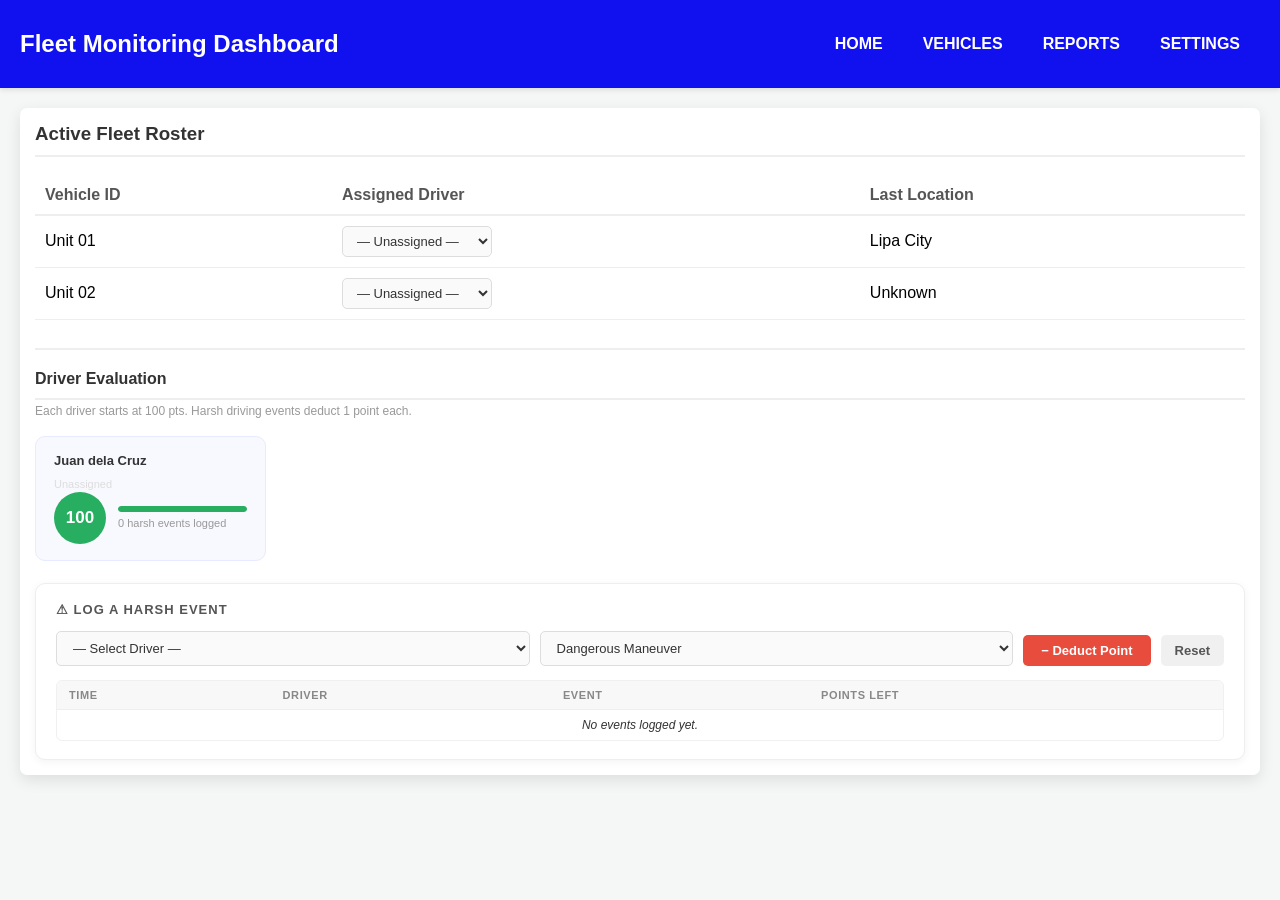
<file: vehicle.html>
<!doctype html>
<html lang="en">
  <head>
    <title>BATRSACO Vehicles</title>
    <meta charset="UTF-8" />
    <link rel="stylesheet" href="styles.css" />
  </head>

  <body class="mainBody">
    <div class="naviBar">
      <h2>Fleet Monitoring Dashboard</h2>
      <div class="navbutton">
        <a href="index.html">HOME</a>
        <a href="vehicle.html" class="active">VEHICLES</a>
        <a href="reports.html">REPORTS</a>
        <a href="settings.html">SETTINGS</a>
      </div>
    </div>

    <div class="dashboard-content">
      <div class="Randombackforgps" style="flex: 1">
        <h3>Active Fleet Roster</h3>

        <table class="fleet-table">
          <thead>
            <tr>
              <th>Vehicle ID</th>
              <th>Assigned Driver</th>
              <th>Last Location</th>
            </tr>
          </thead>
          <tbody id="fleet-tbody">
            <tr><td colspan="3" style="text-align:center;color:#aaa;padding:20px;">Loading fleet...</td></tr>
          </tbody>
        </table>

        <!-- ── Driver Evaluation Points System ── -->
        <div class="points-section">
          <h3>Driver Evaluation</h3>
          <p class="sub-label">Each driver starts at 100 pts. Harsh driving events deduct 1 point each.</p>

          <div class="points-grid" id="points-grid">
            <!-- Filled by JS -->
          </div>

          <div class="deduct-panel">
            <h4>⚠ Log a Harsh Event</h4>
            <div class="deduct-controls">
              <select id="deduct-driver" title="Select driver">
                <option value="">— Select Driver —</option>
              </select>
              <select class="event-select" id="deduct-event" title="Select event type">
                <option value="Dangerous Maneuver">Dangerous Maneuver</option>
                <option value="Harsh Braking">Harsh Braking</option>
                <option value="Harsh Acceleration">Harsh Acceleration</option>
                <option value="Sharp Cornering">Sharp Cornering</option>
                <option value="Overspeeding">Overspeeding</option>
                <option value="Tailgating">Tailgating</option>
                <option value="Sudden Lane Change">Sudden Lane Change</option>
              </select>
              <button class="deduct-btn" onclick="logHarshEvent()">− Deduct Point</button>
              <button class="reset-btn" onclick="resetSelectedDriver()">Reset</button>
            </div>
            <div class="deduct-log">
              <table>
                <thead>
                  <tr>
                    <th>Time</th>
                    <th>Driver</th>
                    <th>Event</th>
                    <th>Points Left</th>
                  </tr>
                </thead>
                <tbody id="log-tbody">
                  <tr><td colspan="4" class="log-empty">No events logged yet.</td></tr>
                </tbody>
              </table>
            </div>
          </div>
        </div>

      </div><!-- /.Randombackforgps -->
    </div><!-- /.dashboard-content -->

    <script>
      /* ─── Storage Keys ─── */
      const UNITS_KEY   = "batrasco_units";
      const DRIVERS_KEY = "batrasco_drivers";
      const POINTS_KEY  = "batrasco_driver_points";
      const LOG_KEY     = "batrasco_harsh_log";

      /* ─── Helpers ─── */
      function load(key, fallback) {
        try { return JSON.parse(localStorage.getItem(key)) || fallback; }
        catch { return fallback; }
      }
      function save(key, val) { localStorage.setItem(key, JSON.stringify(val)); }

      /* ─── Default Data ─── */
      function getDefaultUnits() {
        return [
          { name: "Unit 01", deviceId: "ESP32-001", status: "Online",  location: "Lipa City", assignedDriver: "" },
          { name: "Unit 02", deviceId: "ESP32-002", status: "Offline", location: "Unknown",   assignedDriver: "" }
        ];
      }
      function getDefaultDrivers() {
        return ["Juan dela Cruz"];
      }

      /* ─── Score helpers ─── */
      function getScoreClass(pts) {
        if (pts >= 80) return "good";
        if (pts >= 50) return "warn";
        return "bad";
      }

      /* ─── Render Fleet Table ─── */
      function renderFleet() {
        const units   = load(UNITS_KEY, getDefaultUnits());
        const drivers = load(DRIVERS_KEY, getDefaultDrivers());
        const tbody   = document.getElementById("fleet-tbody");

        if (units.length === 0) {
          tbody.innerHTML = '<tr><td colspan="3" style="text-align:center;color:#aaa;padding:20px;">No units registered. Go to Settings to add units.</td></tr>';
          return;
        }

        tbody.innerHTML = units.map((u, i) => {
          const unitKey = "unit" + String(i + 1).padStart(2, "0");
          const driverOptions = ['<option value="">— Unassigned —</option>',
            ...drivers.map(d => `<option value="${d}" ${u.assignedDriver === d ? "selected" : ""}>${d}</option>`)
          ].join("");

          return `
            <tr class="clickable-row" title="View ${u.name} Report">
              <td onclick="window.location.href='reports.html?unit=${unitKey}'">${u.name}</td>
              <td>
                <select class="driver-select" onchange="assignDriver(${i}, this.value)" onclick="event.stopPropagation()">
                  ${driverOptions}
                </select>
              </td>
              <td onclick="window.location.href='reports.html?unit=${unitKey}'">${u.location || "Unknown"}</td>
            </tr>`;
        }).join("");
      }

      /* ─── Assign Driver ─── */
      function assignDriver(unitIndex, driverName) {
        const units = load(UNITS_KEY, getDefaultUnits());
        units[unitIndex].assignedDriver = driverName;
        save(UNITS_KEY, units);
        renderPoints(); // refresh cards
      }

      /* ─── Render Points Grid ─── */
      function renderPoints() {
        const drivers = load(DRIVERS_KEY, getDefaultDrivers());
        const points  = load(POINTS_KEY, {});
        const units   = load(UNITS_KEY, getDefaultUnits());
        const logs    = load(LOG_KEY, []);

        const grid = document.getElementById("points-grid");

        // Count events per driver
        const eventCounts = {};
        logs.forEach(l => { eventCounts[l.driver] = (eventCounts[l.driver] || 0) + 1; });

        // Find assigned unit for each driver
        const driverUnit = {};
        units.forEach(u => { if (u.assignedDriver) driverUnit[u.assignedDriver] = u.name; });

        if (drivers.length === 0) {
          grid.innerHTML = '<p style="color:#aaa;font-size:13px;">No drivers found. Add drivers in Settings.</p>';
          return;
        }

        grid.innerHTML = drivers.map(d => {
          const pts = points[d] !== undefined ? points[d] : 100;
          const cls = getScoreClass(pts);
          const evts = eventCounts[d] || 0;
          const unit = driverUnit[d] ? `<span class="unit-tag">🚌 ${driverUnit[d]}</span>` : `<span class="unit-tag" style="color:#ddd;">Unassigned</span>`;
          return `
            <div class="points-card">
              <div class="driver-label" title="${d}">${d}</div>
              ${unit}
              <div class="score-row">
                <div class="score-circle ${cls}">${pts}</div>
                <div class="score-info">
                  <div class="score-bar-bg">
                    <div class="score-bar-fill ${cls}" style="width:${pts}%"></div>
                  </div>
                  <div class="score-events">${evts} harsh event${evts !== 1 ? "s" : ""} logged</div>
                </div>
              </div>
            </div>`;
        }).join("");

        // Populate driver dropdown
        populateDeductDropdown(drivers);
      }

      /* ─── Populate Deduct Dropdown ─── */
      function populateDeductDropdown(drivers) {
        const sel = document.getElementById("deduct-driver");
        const current = sel.value;
        sel.innerHTML = '<option value="">— Select Driver —</option>' +
          drivers.map(d => `<option value="${d}" ${current === d ? "selected" : ""}>${d}</option>`).join("");
      }

      /* ─── Log Harsh Event ─── */
      function logHarshEvent() {
        const driver = document.getElementById("deduct-driver").value;
        const event  = document.getElementById("deduct-event").value;

        if (!driver) { alert("Please select a driver first."); return; }

        const points = load(POINTS_KEY, {});
        const current = points[driver] !== undefined ? points[driver] : 100;
        if (current <= 0) { alert(`${driver} already has 0 points.`); return; }

        points[driver] = current - 1;
        save(POINTS_KEY, points);

        // Log entry
        const logs = load(LOG_KEY, []);
        logs.unshift({
          time: new Date().toLocaleTimeString([], { hour: "2-digit", minute: "2-digit" }),
          driver,
          event,
          pointsLeft: points[driver]
        });
        if (logs.length > 50) logs.length = 50; // keep last 50
        save(LOG_KEY, logs);

        renderPoints();
        renderLog();
      }

      /* ─── Reset Selected Driver ─── */
      function resetSelectedDriver() {
        const driver = document.getElementById("deduct-driver").value;
        if (!driver) { alert("Please select a driver to reset."); return; }
        if (!confirm(`Reset ${driver}'s score back to 100?`)) return;

        const points = load(POINTS_KEY, {});
        points[driver] = 100;
        save(POINTS_KEY, points);

        renderPoints();
        renderLog();
      }

      /* ─── Render Event Log ─── */
      function renderLog() {
        const logs = load(LOG_KEY, []);
        const tbody = document.getElementById("log-tbody");

        if (logs.length === 0) {
          tbody.innerHTML = '<tr><td colspan="4" class="log-empty">No events logged yet.</td></tr>';
          return;
        }

        tbody.innerHTML = logs.map(l => `
          <tr>
            <td>${l.time}</td>
            <td>${l.driver}</td>
            <td><span class="event-badge">${l.event}</span></td>
            <td><strong style="color:${l.pointsLeft >= 80 ? '#27ae60' : l.pointsLeft >= 50 ? '#f39c12' : '#e74c3c'}">${l.pointsLeft} pts</strong></td>
          </tr>`).join("");
      }

      /* ─── Init ─── */
      renderFleet();
      renderPoints();
      renderLog();
    </script>
  </body>
</html>
</file>
<file: styles.css>
/* =========================================
   --- Global Styles ---
   Used by: index.html, vehicle.html, reports.html, settings.html
   ========================================= */
.mainBody {
  margin: 0;
  font-family: Arial, Helvetica, sans-serif;
  background-color: #f4f7f6; /* Soft off-white to make the white cards stand out */
}

/* =========================================
   --- Navigation Bar ---
   Used by: index.html, vehicle.html, reports.html, settings.html
   ========================================= */
.naviBar {
  background-color: rgb(17, 17, 240);
  color: white;
  padding: 10px 20px;
  display: flex;
  align-items: center;
  justify-content: space-between;
  box-shadow: 0 2px 5px rgba(0, 0, 0, 0.1);
}

.navbutton {
  display: flex;
}

.navbutton a {
  color: white;
  margin: 10px 20px;
  font-weight: bold;
  text-decoration: none;
  transition: 0.3s; /* Smooth hover effect */
}

.navbutton a:hover {
  text-decoration: underline;
  opacity: 0.8;
}

/* =========================================
   --- Quick Status Cards ---
   Used by: index.html
   ========================================= */
.status-cards-container {
  display: flex;
  gap: 20px;
  padding: 20px 20px 0 20px;
}

.status-card {
  flex: 1;
  background: white;
  padding: 20px;
  border-radius: 7px;
  box-shadow: 0 5px 15px rgba(0, 0, 0, 0.1);
  text-align: center;
}

.status-card h4 {
  margin: 0 0 10px 0;
  color: #555;
  font-size: 14px;
  text-transform: uppercase;
  letter-spacing: 1px;
}

.card-value {
  margin: 0;
  font-size: 24px;
  font-weight: bold;
  color: rgb(17, 17, 240);
}

.card-value.alert {
  color: #27ae60; /* Green for no errors */
}

/* =========================================
   --- Dashboard Layout ---
   Used by: index.html, vehicle.html, reports.html, settings.html
   ========================================= */
.dashboard-content {
  display: flex;
  gap: 20px;
  padding: 20px;
}

/* =========================================
   --- Main Dashboard Columns ---
   Used by: index.html, vehicle.html, reports.html
   ========================================= */
.Randombackforgps {
  flex: 2; /* Takes up 2/3 of the space */
  background: white;
  padding: 15px;
  border-radius: 7px;
  box-shadow: 0 5px 15px rgba(0, 0, 0, 0.1);
}

.captureVideo {
  flex: 1; /* Takes up 1/3 of the space */
  background: white;
  padding: 15px;
  border-radius: 7px;
  box-shadow: 0 5px 15px rgba(0, 0, 0, 0.1);
}

.Randombackforgps h3,
.captureVideo h3 {
  margin-top: 0; /* Tightened up the top margin */
  border-bottom: 2px solid #eee;
  padding-bottom: 10px;
  color: #333;
}

/* =========================================
   --- Internal Box Elements ---
   Used by: index.html, reports.html
   ========================================= */
.gpsTracking {
  width: 100%;
  height: 500px;
  background: #ddd;
  border-radius: 8px;
  margin-bottom: 10px;
  overflow: hidden; /* Keeps the map inside the rounded corners */
}

.gpsTracking iframe {
  width: 100%;
  height: 100%;
  border: none;
}

.capturedEvent {
  width: 100%;
  height: 500px;
  background: #eee;
  border-radius: 8px;
  border: 1px dashed #ccc; /* Added a dashed border to look like a placeholder */
}

/* =========================================
   --- Fleet Roster Table ---
   Used by: vehicle.html
   ========================================= */
.fleet-table {
  width: 100%;
  text-align: left;
  border-collapse: collapse;
  margin-top: 15px;
}

.fleet-table th {
  padding: 10px;
  border-bottom: 2px solid #eee;
  color: #555;
}

.fleet-table td {
  padding: 10px;
  border-bottom: 1px solid #eee;
}

.status-online {
  color: #27ae60;
  font-weight: bold;
}

.status-offline {
  color: #e74c3c;
  font-weight: bold;
}

/* =========================================
   --- Clickable Table Rows ---
   Used by: vehicle.html
   ========================================= */
.clickable-row {
  cursor: pointer;
  transition: background 0.15s;
}

.clickable-row:hover {
  background: rgba(17, 17, 240, 0.04);
}

/* =========================================
   --- Driver Dropdown in Table ---
   Used by: vehicle.html
   ========================================= */
.driver-select {
  padding: 6px 10px;
  border: 1px solid #ddd;
  border-radius: 5px;
  font-size: 13px;
  font-family: inherit;
  color: #333;
  background: #fafafa;
  cursor: pointer;
  min-width: 150px;
  transition: border-color 0.2s;
}

.driver-select:focus {
  outline: none;
  border-color: rgb(17, 17, 240);
  box-shadow: 0 0 0 3px rgba(17, 17, 240, 0.08);
}

.driver-select:hover {
  border-color: #aaa;
}

/* =========================================
   --- Driver Evaluation Points System ---
   Used by: vehicle.html
   ========================================= */
.points-section {
  margin-top: 28px;
  border-top: 2px solid #eee;
  padding-top: 20px;
}

.points-section h3 {
  margin: 0 0 4px;
  color: #333;
  font-size: 16px;
}

.points-section .sub-label {
  font-size: 12px;
  color: #999;
  margin: 0 0 18px;
}

.points-grid {
  display: grid;
  grid-template-columns: repeat(auto-fill, minmax(220px, 1fr));
  gap: 14px;
  margin-bottom: 22px;
}

.points-card {
  background: #f8f9ff;
  border: 1px solid #e8eaff;
  border-radius: 10px;
  padding: 16px 18px;
  position: relative;
  transition: box-shadow 0.2s;
}

.points-card:hover {
  box-shadow: 0 4px 14px rgba(17, 17, 240, 0.1);
}

.points-card .driver-label {
  font-size: 13px;
  font-weight: bold;
  color: #333;
  margin-bottom: 6px;
  white-space: nowrap;
  overflow: hidden;
  text-overflow: ellipsis;
}

.points-card .unit-tag {
  font-size: 11px;
  color: #aaa;
  margin-bottom: 10px;
}

/* --- Score Circle --- */
.score-row {
  display: flex;
  align-items: center;
  gap: 12px;
}

.score-circle {
  width: 52px;
  height: 52px;
  border-radius: 50%;
  display: flex;
  align-items: center;
  justify-content: center;
  font-size: 17px;
  font-weight: bold;
  color: white;
  flex-shrink: 0;
}

.score-circle.good { background: #27ae60; }
.score-circle.warn { background: #f39c12; }
.score-circle.bad  { background: #e74c3c; }
.score-circle.na   { background: #bbb; }

.score-info {
  flex: 1;
}

.score-bar-bg {
  height: 6px;
  background: #e8e8e8;
  border-radius: 3px;
  overflow: hidden;
  margin-bottom: 5px;
}

.score-bar-fill {
  height: 100%;
  border-radius: 3px;
  transition: width 0.5s ease;
}

.score-bar-fill.good { background: #27ae60; }
.score-bar-fill.warn { background: #f39c12; }
.score-bar-fill.bad  { background: #e74c3c; }

.score-events {
  font-size: 11px;
  color: #999;
}

/* --- Deduct Panel --- */
.deduct-panel {
  background: white;
  border: 1px solid #eee;
  border-radius: 10px;
  padding: 18px 20px;
  box-shadow: 0 2px 8px rgba(0, 0, 0, 0.05);
}

.deduct-panel h4 {
  margin: 0 0 14px;
  font-size: 13px;
  color: #555;
  text-transform: uppercase;
  letter-spacing: 1px;
}

.deduct-controls {
  display: flex;
  gap: 10px;
  flex-wrap: wrap;
  align-items: flex-end;
}

.deduct-controls select,
.deduct-controls .event-select {
  padding: 8px 12px;
  border: 1px solid #ddd;
  border-radius: 5px;
  font-size: 13px;
  font-family: inherit;
  color: #333;
  background: #fafafa;
  cursor: pointer;
  flex: 1;
  min-width: 140px;
}

.deduct-controls select:focus,
.deduct-controls .event-select:focus {
  outline: none;
  border-color: rgb(17, 17, 240);
}

.deduct-btn {
  padding: 8px 18px;
  background: #e74c3c;
  color: white;
  border: none;
  border-radius: 5px;
  font-size: 13px;
  font-weight: bold;
  cursor: pointer;
  transition: background 0.2s;
  white-space: nowrap;
}

.deduct-btn:hover {
  background: #c0392b;
}

.reset-btn {
  padding: 8px 14px;
  background: #f0f0f0;
  color: #555;
  border: none;
  border-radius: 5px;
  font-size: 13px;
  font-weight: bold;
  cursor: pointer;
  transition: background 0.2s;
}

.reset-btn:hover {
  background: #ddd;
}

/* --- Deduct Event Log --- */
.deduct-log {
  margin-top: 14px;
  max-height: 160px;
  overflow-y: auto;
  border: 1px solid #f0f0f0;
  border-radius: 6px;
}

.deduct-log table {
  width: 100%;
  border-collapse: collapse;
  font-size: 12.5px;
}

.deduct-log th {
  padding: 8px 12px;
  background: #f8f8f8;
  color: #888;
  font-size: 11px;
  text-transform: uppercase;
  letter-spacing: 0.6px;
  border-bottom: 1px solid #eee;
  text-align: left;
  position: sticky;
  top: 0;
}

.deduct-log td {
  padding: 8px 12px;
  border-bottom: 1px solid #f5f5f5;
  color: #333;
}

.deduct-log tr:last-child td {
  border-bottom: none;
}

.log-empty {
  padding: 14px;
  text-align: center;
  color: #bbb;
  font-size: 12px;
  font-style: italic;
}

.event-badge {
  display: inline-block;
  padding: 2px 8px;
  border-radius: 10px;
  font-size: 11px;
  font-weight: 600;
  background: #fdecea;
  color: #e74c3c;
}

/* =========================================
   --- Reports Page Layout ---
   Used by: reports.html
   ========================================= */

/* Forces the boxes on the reports page to stack vertically */
.reports-layout {
  flex-direction: column;
}

/* Adds space between the top control box and the bottom chart box */
.report-section-spacing {
  margin-top: 20px;
}

/* Centers the text inside the empty chart box and gives it a distinct background */
.chart-placeholder {
  height: 300px;
  display: flex;
  align-items: center;
  justify-content: center;
  background: #eee;
}

/* Styles the temporary placeholder text */
.placeholder-text {
  color: #777;
}

/* --- Report Controls --- */
.report-controls {
  display: flex;
  align-items: center;
  gap: 15px;
  padding: 10px 0;
  flex-wrap: wrap;
}

.report-controls label {
  font-weight: bold;
  color: #555;
}

.report-input {
  padding: 8px;
  border: 1px solid #ccc;
  border-radius: 4px;
  font-family: inherit;
}

.generate-btn,
.export-btn {
  padding: 10px 15px;
  border: none;
  border-radius: 5px;
  font-weight: bold;
  cursor: pointer;
  transition: 0.3s;
}

.generate-btn {
  background-color: rgb(17, 17, 240);
  color: white;
}

.generate-btn:hover {
  background-color: rgb(10, 10, 200);
}

.export-btn {
  background-color: #27ae60;
  color: white;
}

.export-btn:hover {
  background-color: #219653;
}

/* --- Filter Status Message --- */
.filter-status {
  margin: 8px 0 0 0;
  font-size: 13px;
  color: #555;
  font-style: italic;
}

/* =========================================
   --- Passenger Feedback Section ---
   Used by: reports.html
   ========================================= */
.feedback-section {
  margin-top: 15px;
}

.feedback-summary {
  display: flex;
  gap: 12px;
  margin-bottom: 20px;
  flex-wrap: wrap;
}

.feedback-stat {
  flex: 1;
  min-width: 110px;
  background: #f8f9fa;
  border-radius: 8px;
  padding: 14px 16px;
  text-align: center;
  border: 1px solid #e8e8e8;
  box-shadow: 0 2px 6px rgba(0, 0, 0, 0.04);
}

.feedback-stat .stat-label {
  display: block;
  font-size: 11px;
  color: #999;
  text-transform: uppercase;
  letter-spacing: 1px;
  margin-bottom: 8px;
  font-weight: 600;
}

.feedback-stat .stat-value {
  display: block;
  font-size: 26px;
  font-weight: bold;
  color: rgb(17, 17, 240);
  line-height: 1;
}

.feedback-stat .stat-value.positive { color: #27ae60; }
.feedback-stat .stat-value.negative { color: #e74c3c; }
.feedback-stat .stat-value.neutral  { color: #f39c12; }

/* --- Feedback Table --- */
.feedback-table-wrap {
  overflow-x: auto;
  border-radius: 8px;
  border: 1px solid #eee;
}

.feedback-table {
  width: 100%;
  border-collapse: collapse;
  font-size: 13.5px;
  min-width: 1400px;
}

.feedback-table th {
  padding: 11px 14px;
  border-bottom: 2px solid #e0e0e0;
  color: #444;
  text-align: left;
  font-size: 12px;
  text-transform: uppercase;
  letter-spacing: 0.6px;
  white-space: nowrap;
}

.feedback-table td {
  padding: 11px 14px;
  border-bottom: 1px solid #f0f0f0;
  vertical-align: middle;
  color: #333;
  max-width: 200px;
  white-space: nowrap;
  overflow: hidden;
  text-overflow: ellipsis;
}

.feedback-table td:nth-child(11),
.feedback-table td:nth-child(12),
.feedback-table td:nth-child(13) {
  white-space: normal;
  min-width: 180px;
  max-width: 250px;
}

.feedback-table tbody tr:last-child td {
  border-bottom: none;
}

.feedback-table tbody tr:hover {
  background: #fafafa;
}

/* --- Feedback Badges --- */
.feedback-badge {
  display: inline-block;
  padding: 4px 10px;
  border-radius: 20px;
  font-size: 12px;
  font-weight: 600;
  white-space: nowrap;
}

.badge-positive { background: #d4edda; color: #1e7e34; }
.badge-negative { background: #fde8e8; color: #c0392b; }
.badge-neutral  { background: #fff3cd; color: #856404; }

/* --- Loading State --- */
.feedback-loading {
  display: flex;
  align-items: center;
  gap: 10px;
  padding: 24px 0;
  color: #999;
  font-size: 14px;
}

.spinner {
  display: inline-block;
  width: 18px;
  height: 18px;
  border: 3px solid #e0e0e0;
  border-top-color: rgb(17, 17, 240);
  border-radius: 50%;
  animation: spin 0.75s linear infinite;
  flex-shrink: 0;
}

@keyframes spin {
  to { transform: rotate(360deg); }
}

/* --- Error & Config Notice --- */
.feedback-error {
  padding: 14px 16px;
  background: #fff0f0;
  color: #c0392b;
  border-radius: 6px;
  font-size: 13.5px;
  border-left: 4px solid #e74c3c;
  line-height: 1.6;
}

.config-notice {
  padding: 14px 16px;
  background: #fffbe6;
  color: #856404;
  border-radius: 6px;
  font-size: 13.5px;
  border-left: 4px solid #f39c12;
  margin-bottom: 15px;
}

/* --- Refresh Button --- */
.refresh-btn {
  float: right;
  padding: 5px 13px;
  background: #f4f7f6;
  border: 1px solid #ddd;
  border-radius: 5px;
  font-size: 13px;
  cursor: pointer;
  color: #555;
  transition: 0.2s;
  font-family: inherit;
}

.refresh-btn:hover {
  background: rgb(17, 17, 240);
  color: white;
  border-color: rgb(17, 17, 240);
}

/* =========================================
   --- Login Page ---
   Used by: (login page / future auth page)
   ========================================= */

/* Center the login container on the screen */
.login-body {
  display: flex;
  justify-content: center;
  align-items: center;
  height: 100vh; /* Full viewport height */
  margin: 0;
}

.login-container {
  width: 100%;
  max-width: 400px; /* Prevents the card from getting too wide */
  padding: 20px;
}

/* Match the styling of the dashboard cards */
.login-card {
  background: white;
  padding: 40px 30px;
  border-radius: 8px;
  box-shadow: 0 10px 25px rgba(0, 0, 0, 0.1);
}

.login-header {
  text-align: center;
  margin-bottom: 30px;
}

.login-header h2 {
  margin: 0;
  color: rgb(17, 17, 240); /* Primary brand blue */
  font-size: 28px;
  letter-spacing: 1px;
}

.login-header p {
  margin: 5px 0 0;
  color: #777;
  font-size: 14px;
}

/* Form Layout */
.login-form {
  display: flex;
  flex-direction: column;
  gap: 20px;
}

.input-group {
  display: flex;
  flex-direction: column;
  gap: 8px;
}

.input-group label {
  font-size: 14px;
  font-weight: bold;
  color: #555;
}

.input-group input {
  padding: 12px;
  border: 1px solid #ccc;
  border-radius: 4px;
  font-size: 14px;
  transition:
    border-color 0.3s,
    box-shadow 0.3s;
}

/* Highlight input boxes when clicked */
.input-group input:focus {
  outline: none;
  border-color: rgb(17, 17, 240);
  box-shadow: 0 0 5px rgba(17, 17, 240, 0.2);
}

.login-actions {
  display: flex;
  justify-content: space-between;
  align-items: center;
  font-size: 13px;
}

.remember-me {
  color: #555;
  display: flex;
  align-items: center;
  gap: 5px;
}

.forgot-password {
  color: rgb(17, 17, 240);
  text-decoration: none;
}

.forgot-password:hover {
  text-decoration: underline;
}

.login-btn {
  background-color: rgb(17, 17, 240);
  color: white;
  padding: 12px;
  border: none;
  border-radius: 5px;
  font-size: 16px;
  font-weight: bold;
  cursor: pointer;
  transition: background-color 0.3s;
  margin-top: 10px;
}

.login-btn:hover {
  background-color: rgb(10, 10, 200); /* Slightly darker blue on hover */
}

/* =========================================
   --- Settings Page ---
   Used by: settings.html
   ========================================= */
.settings-layout {
  flex-direction: column;
  gap: 0;
  padding: 20px;
}

.settings-wrapper {
  display: flex;
  gap: 20px;
  align-items: flex-start;
}

/* --- Sidebar Nav --- */
.settings-sidebar {
  width: 220px;
  flex-shrink: 0;
  background: white;
  border-radius: 7px;
  box-shadow: 0 5px 15px rgba(0, 0, 0, 0.1);
  overflow: hidden;
}

.settings-sidebar h4 {
  margin: 0;
  padding: 16px 20px;
  font-size: 11px;
  text-transform: uppercase;
  letter-spacing: 1.5px;
  color: #999;
  background: #f9f9f9;
  border-bottom: 1px solid #eee;
}

.settings-nav-item {
  display: flex;
  align-items: center;
  gap: 12px;
  padding: 14px 20px;
  cursor: pointer;
  border-bottom: 1px solid #f0f0f0;
  color: #444;
  font-size: 14px;
  font-weight: 500;
  transition: background 0.2s, color 0.2s;
  border-left: 3px solid transparent;
}

.settings-nav-item:hover {
  background: #f5f5ff;
  color: rgb(17, 17, 240);
}

.settings-nav-item.active {
  background: #eef0ff;
  color: rgb(17, 17, 240);
  border-left: 3px solid rgb(17, 17, 240);
  font-weight: bold;
}

.settings-nav-item .nav-icon {
  font-size: 18px;
  width: 22px;
  text-align: center;
}

/* --- Main Content Panel --- */
.settings-main {
  flex: 1;
  background: white;
  border-radius: 7px;
  box-shadow: 0 5px 15px rgba(0, 0, 0, 0.1);
  overflow: hidden;
}

.settings-panel {
  display: none;
  padding: 30px;
}

.settings-panel.active {
  display: block;
}

.settings-panel-header {
  display: flex;
  align-items: center;
  gap: 12px;
  margin-bottom: 25px;
  padding-bottom: 18px;
  border-bottom: 2px solid #eee;
}

.settings-panel-header .panel-icon {
  font-size: 28px;
  background: #eef0ff;
  width: 50px;
  height: 50px;
  border-radius: 10px;
  display: flex;
  align-items: center;
  justify-content: center;
}

.settings-panel-header h2 {
  margin: 0;
  font-size: 20px;
  color: #222;
}

.settings-panel-header p {
  margin: 4px 0 0;
  font-size: 13px;
  color: #888;
}

/* --- Section Blocks --- */
.settings-section {
  margin-bottom: 30px;
}

.settings-section h4 {
  font-size: 12px;
  text-transform: uppercase;
  letter-spacing: 1.2px;
  color: #999;
  margin: 0 0 14px;
}

/* --- Form Rows --- */
.form-row {
  display: flex;
  align-items: center;
  justify-content: space-between;
  padding: 14px 0;
  border-bottom: 1px solid #f2f2f2;
  gap: 20px;
}

.form-row:last-child {
  border-bottom: none;
}

.form-row-label {
  flex: 1;
}

.form-row-label strong {
  display: block;
  font-size: 14px;
  color: #333;
  margin-bottom: 2px;
}

.form-row-label span {
  font-size: 12px;
  color: #aaa;
}

.form-row-control {
  flex-shrink: 0;
}

/* --- Inputs & Controls --- */
.settings-input {
  padding: 8px 12px;
  border: 1px solid #ddd;
  border-radius: 5px;
  font-size: 13px;
  font-family: inherit;
  color: #333;
  min-width: 180px;
  outline: none;
  transition: border-color 0.2s;
}

.settings-input:focus {
  border-color: rgb(17, 17, 240);
}

/* --- Toggle Switch --- */
.toggle-switch {
  position: relative;
  width: 44px;
  height: 24px;
}

.toggle-switch input {
  opacity: 0;
  width: 0;
  height: 0;
}

.toggle-slider {
  position: absolute;
  cursor: pointer;
  inset: 0;
  background-color: #ccc;
  border-radius: 24px;
  transition: 0.3s;
}

.toggle-slider:before {
  content: "";
  position: absolute;
  height: 18px;
  width: 18px;
  left: 3px;
  bottom: 3px;
  background-color: white;
  border-radius: 50%;
  transition: 0.3s;
}

.toggle-switch input:checked + .toggle-slider {
  background-color: rgb(17, 17, 240);
}

.toggle-switch input:checked + .toggle-slider:before {
  transform: translateX(20px);
}

/* --- Buttons (Primary / Danger / Secondary) --- */
.btn-primary {
  padding: 10px 20px;
  background-color: rgb(17, 17, 240);
  color: white;
  border: none;
  border-radius: 5px;
  font-size: 13px;
  font-weight: bold;
  cursor: pointer;
  transition: background 0.2s;
}

.btn-primary:hover {
  background-color: rgb(10, 10, 200);
}

.btn-danger {
  padding: 10px 20px;
  background-color: #e74c3c;
  color: white;
  border: none;
  border-radius: 5px;
  font-size: 13px;
  font-weight: bold;
  cursor: pointer;
  transition: background 0.2s;
}

.btn-danger:hover {
  background-color: #c0392b;
}

.btn-secondary {
  padding: 10px 20px;
  background: #f0f0f0;
  color: #444;
  border: none;
  border-radius: 5px;
  font-size: 13px;
  font-weight: bold;
  cursor: pointer;
  transition: background 0.2s;
}

.btn-secondary:hover {
  background: #e0e0e0;
}

/* --- User Table (Drivers & Admins) --- */
.user-table {
  width: 100%;
  border-collapse: collapse;
  font-size: 14px;
  margin-top: 10px;
}

.user-table th {
  padding: 10px 14px;
  background: #f8f8f8;
  color: #666;
  font-size: 11px;
  text-transform: uppercase;
  letter-spacing: 1px;
  border-bottom: 2px solid #eee;
  text-align: left;
}

.user-table td {
  padding: 13px 14px;
  border-bottom: 1px solid #f0f0f0;
  color: #333;
  vertical-align: middle;
}

.user-table tr:last-child td {
  border-bottom: none;
}

/* --- Role Badges --- */
.role-badge {
  display: inline-block;
  padding: 3px 10px;
  border-radius: 20px;
  font-size: 11px;
  font-weight: bold;
  text-transform: uppercase;
  letter-spacing: 0.5px;
}

.role-admin {
  background: #eef0ff;
  color: rgb(17, 17, 240);
}

.role-driver {
  background: #eafaf1;
  color: #27ae60;
}

.role-conductor {
  background: #fff8e1;
  color: #f39c12;
}

/* --- Avatar Circle --- */
.avatar-circle {
  width: 32px;
  height: 32px;
  border-radius: 50%;
  background: rgb(17, 17, 240);
  color: white;
  display: inline-flex;
  align-items: center;
  justify-content: center;
  font-size: 13px;
  font-weight: bold;
  margin-right: 10px;
  vertical-align: middle;
}

/* --- Role Filter Buttons --- */
.role-filter-btn {
  padding: 7px 18px;
  border: 1px solid #ddd;
  background: white;
  border-radius: 20px;
  font-size: 13px;
  font-weight: 500;
  color: #666;
  cursor: pointer;
  transition: all 0.2s;
}

.role-filter-btn:hover {
  background: #f0f0ff;
  color: rgb(17, 17, 240);
  border-color: rgb(17, 17, 240);
}

.role-filter-btn.active {
  background: rgb(17, 17, 240);
  color: white;
  border-color: rgb(17, 17, 240);
}

/* --- Analytics Cards --- */
.analytics-grid {
  display: grid;
  grid-template-columns: repeat(3, 1fr);
  gap: 16px;
  margin-bottom: 24px;
}

.analytics-card {
  background: #f8f9ff;
  border: 1px solid #e8eaff;
  border-radius: 8px;
  padding: 18px;
  text-align: center;
}

.analytics-card .big-num {
  font-size: 32px;
  font-weight: bold;
  color: rgb(17, 17, 240);
  display: block;
  margin-bottom: 4px;
}

.analytics-card .metric-label {
  font-size: 12px;
  color: #888;
  text-transform: uppercase;
  letter-spacing: 0.8px;
}

/* --- Bar Chart --- */
.bar-chart {
  display: flex;
  align-items: flex-end;
  gap: 10px;
  height: 120px;
  padding: 10px 0;
  border-bottom: 2px solid #eee;
  margin-bottom: 8px;
}

.bar-group {
  flex: 1;
  display: flex;
  flex-direction: column;
  align-items: center;
  gap: 4px;
  height: 100%;
  justify-content: flex-end;
}

.bar {
  width: 100%;
  background: rgb(17, 17, 240);
  border-radius: 4px 4px 0 0;
  opacity: 0.8;
  transition: opacity 0.2s;
}

.bar:hover {
  opacity: 1;
}

.bar-label {
  font-size: 11px;
  color: #aaa;
  margin-top: 6px;
}

/* --- About Us Section --- */
.about-logo-banner {
  background: linear-gradient(135deg, rgb(17, 17, 240), rgb(60, 60, 255));
  border-radius: 10px;
  padding: 30px;
  color: white;
  text-align: center;
  margin-bottom: 24px;
}

.about-logo-banner h1 {
  margin: 0 0 6px;
  font-size: 28px;
  letter-spacing: 2px;
}

.about-logo-banner p {
  margin: 0;
  opacity: 0.85;
  font-size: 14px;
}

.about-info-grid {
  display: grid;
  grid-template-columns: 1fr 1fr;
  gap: 16px;
}

.about-info-card {
  background: #f8f9ff;
  border: 1px solid #e8eaff;
  border-radius: 8px;
  padding: 18px;
}

.about-info-card h5 {
  margin: 0 0 8px;
  font-size: 11px;
  text-transform: uppercase;
  letter-spacing: 1px;
  color: #aaa;
}

.about-info-card p {
  margin: 0;
  font-size: 14px;
  color: #333;
  font-weight: 500;
}

.version-tag {
  display: inline-block;
  padding: 4px 12px;
  background: #eef0ff;
  color: rgb(17, 17, 240);
  border-radius: 20px;
  font-size: 12px;
  font-weight: bold;
  margin-top: 20px;
}

/* --- Save Bar --- */
.save-bar {
  display: flex;
  justify-content: flex-end;
  gap: 10px;
  margin-top: 24px;
  padding-top: 20px;
  border-top: 2px solid #eee;
}
</file>
